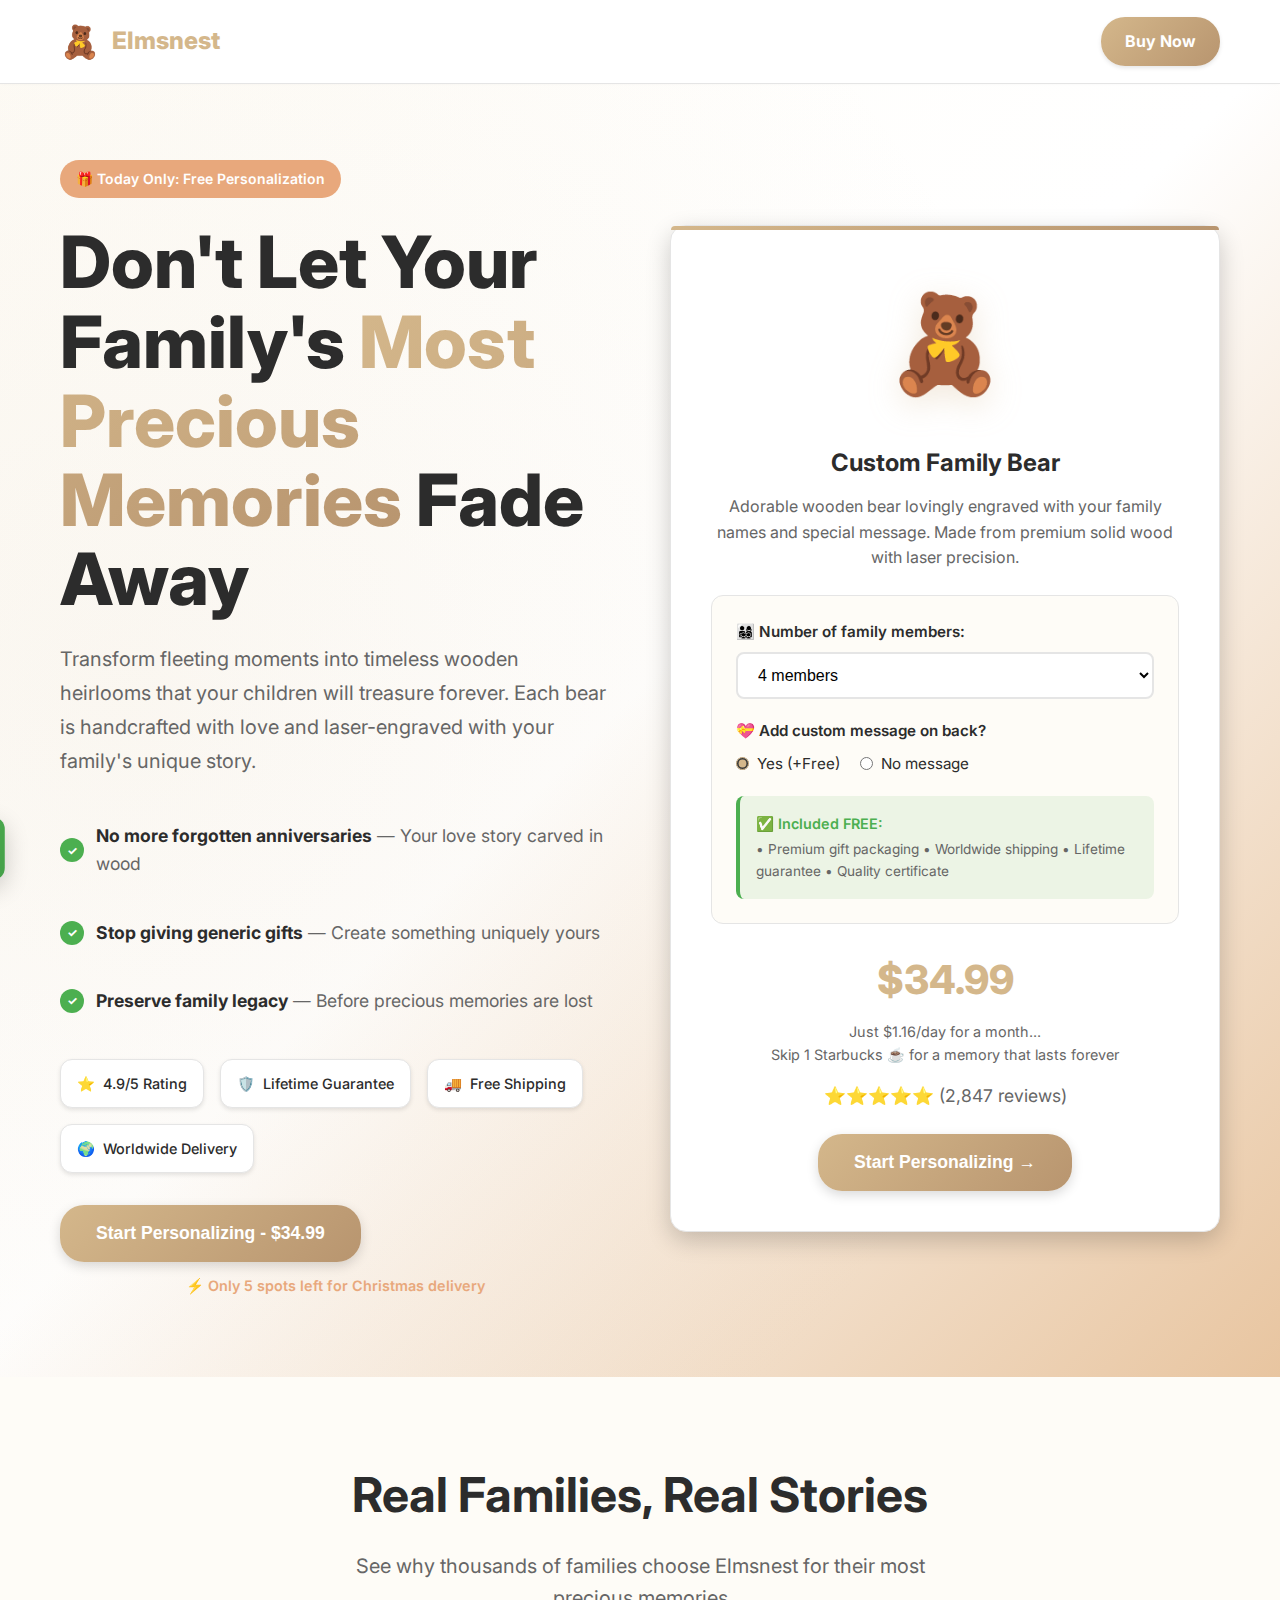
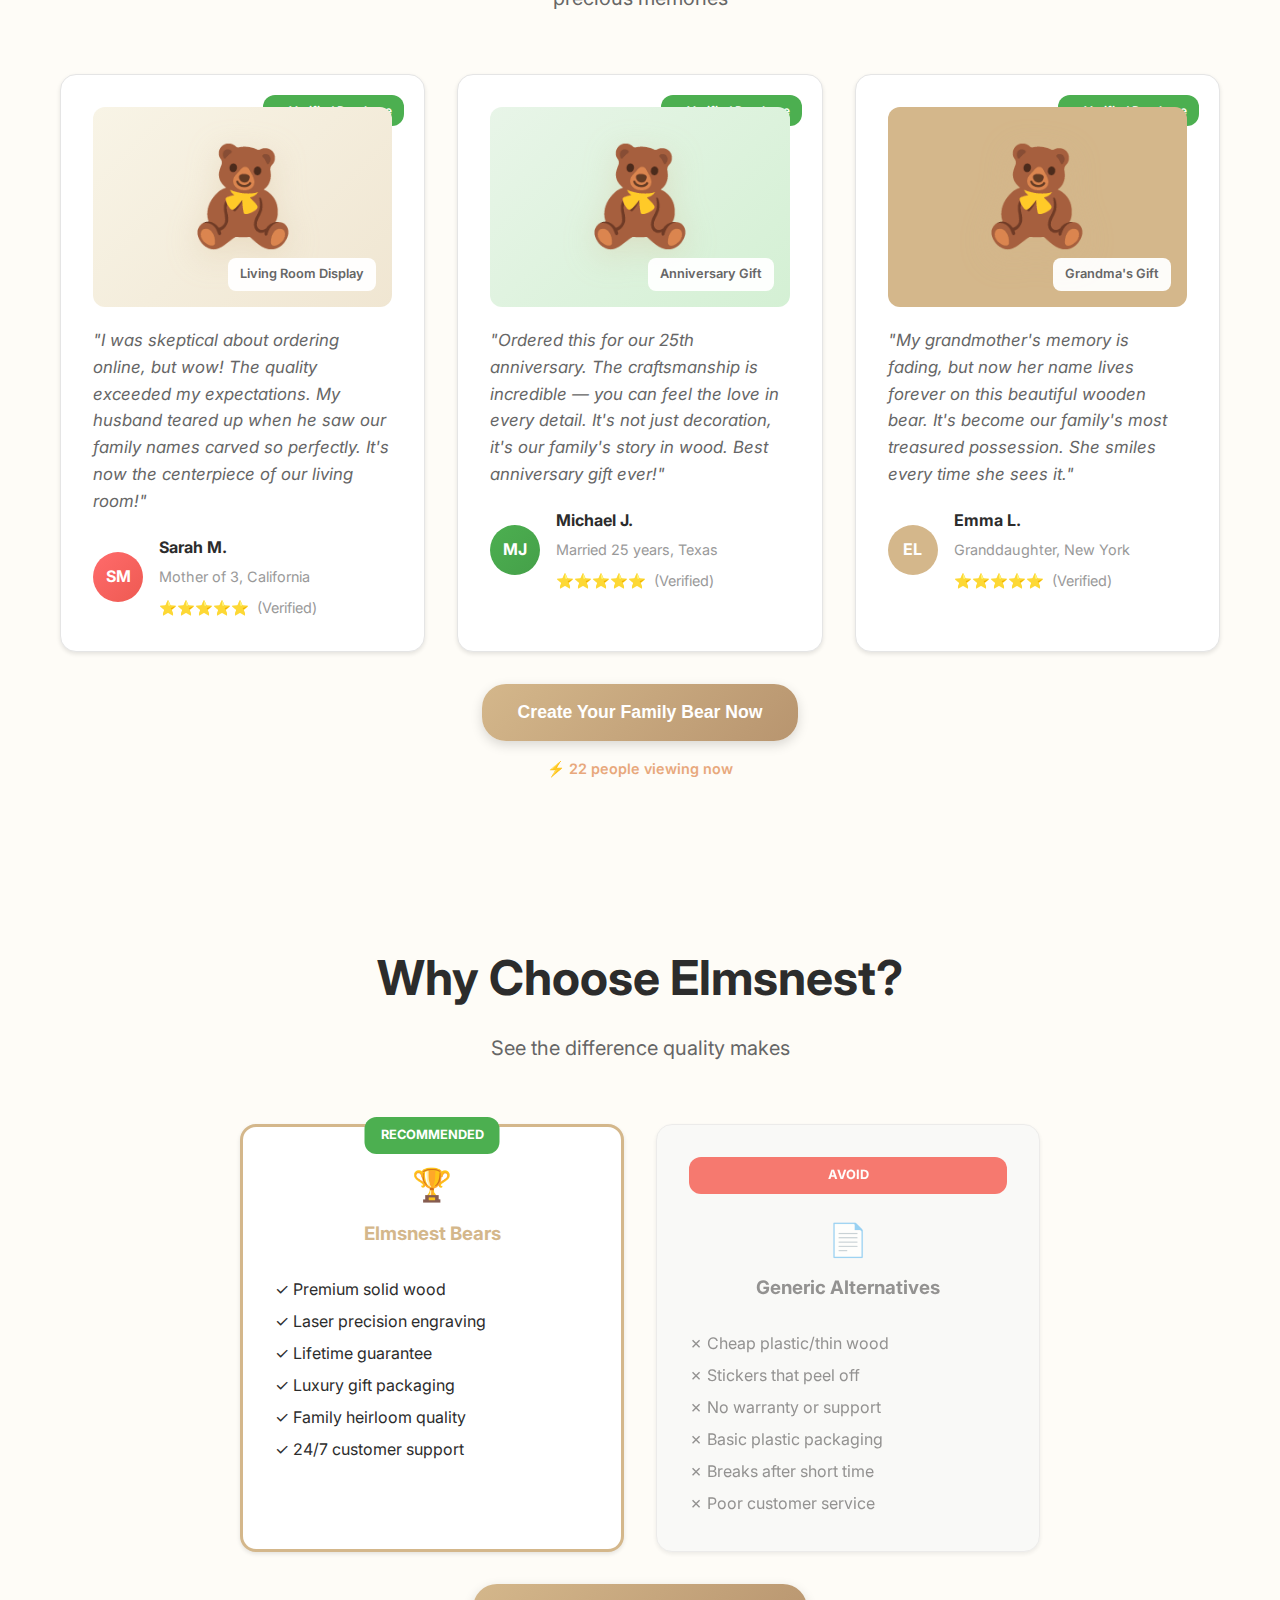
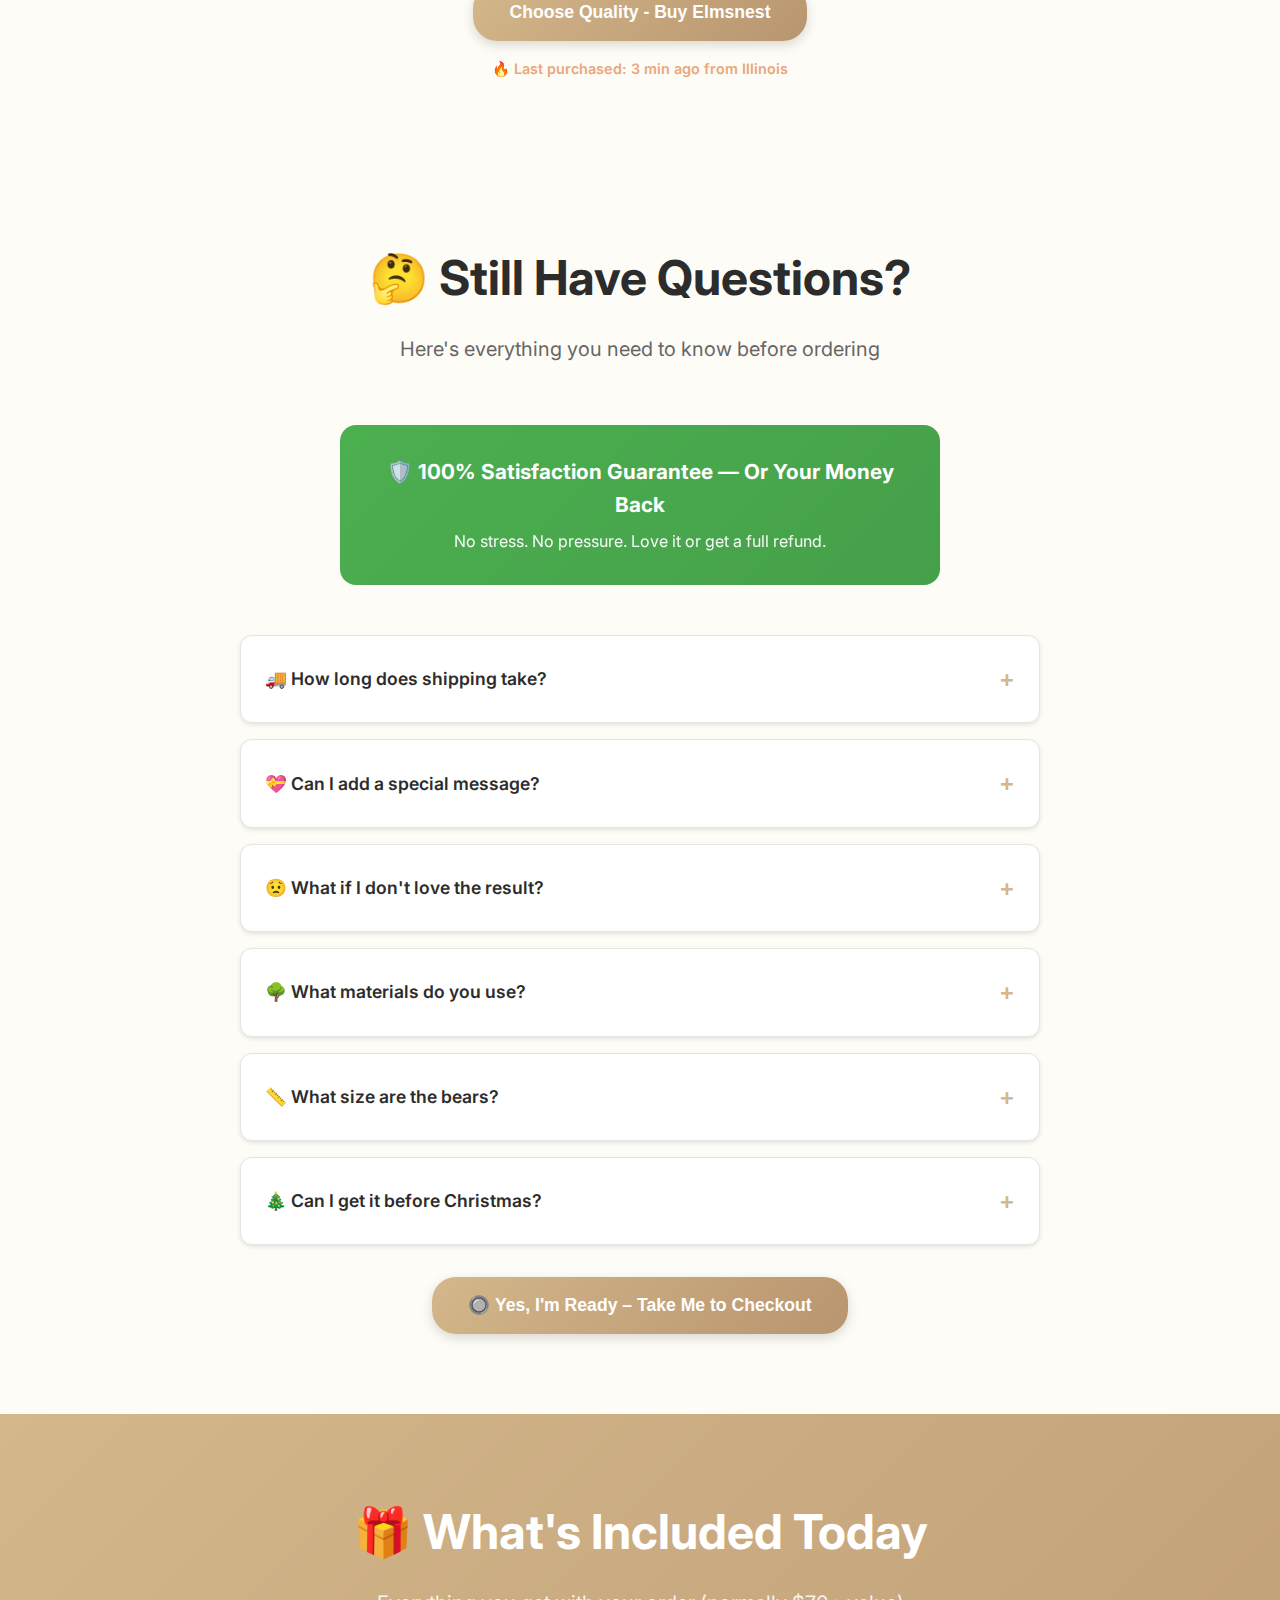
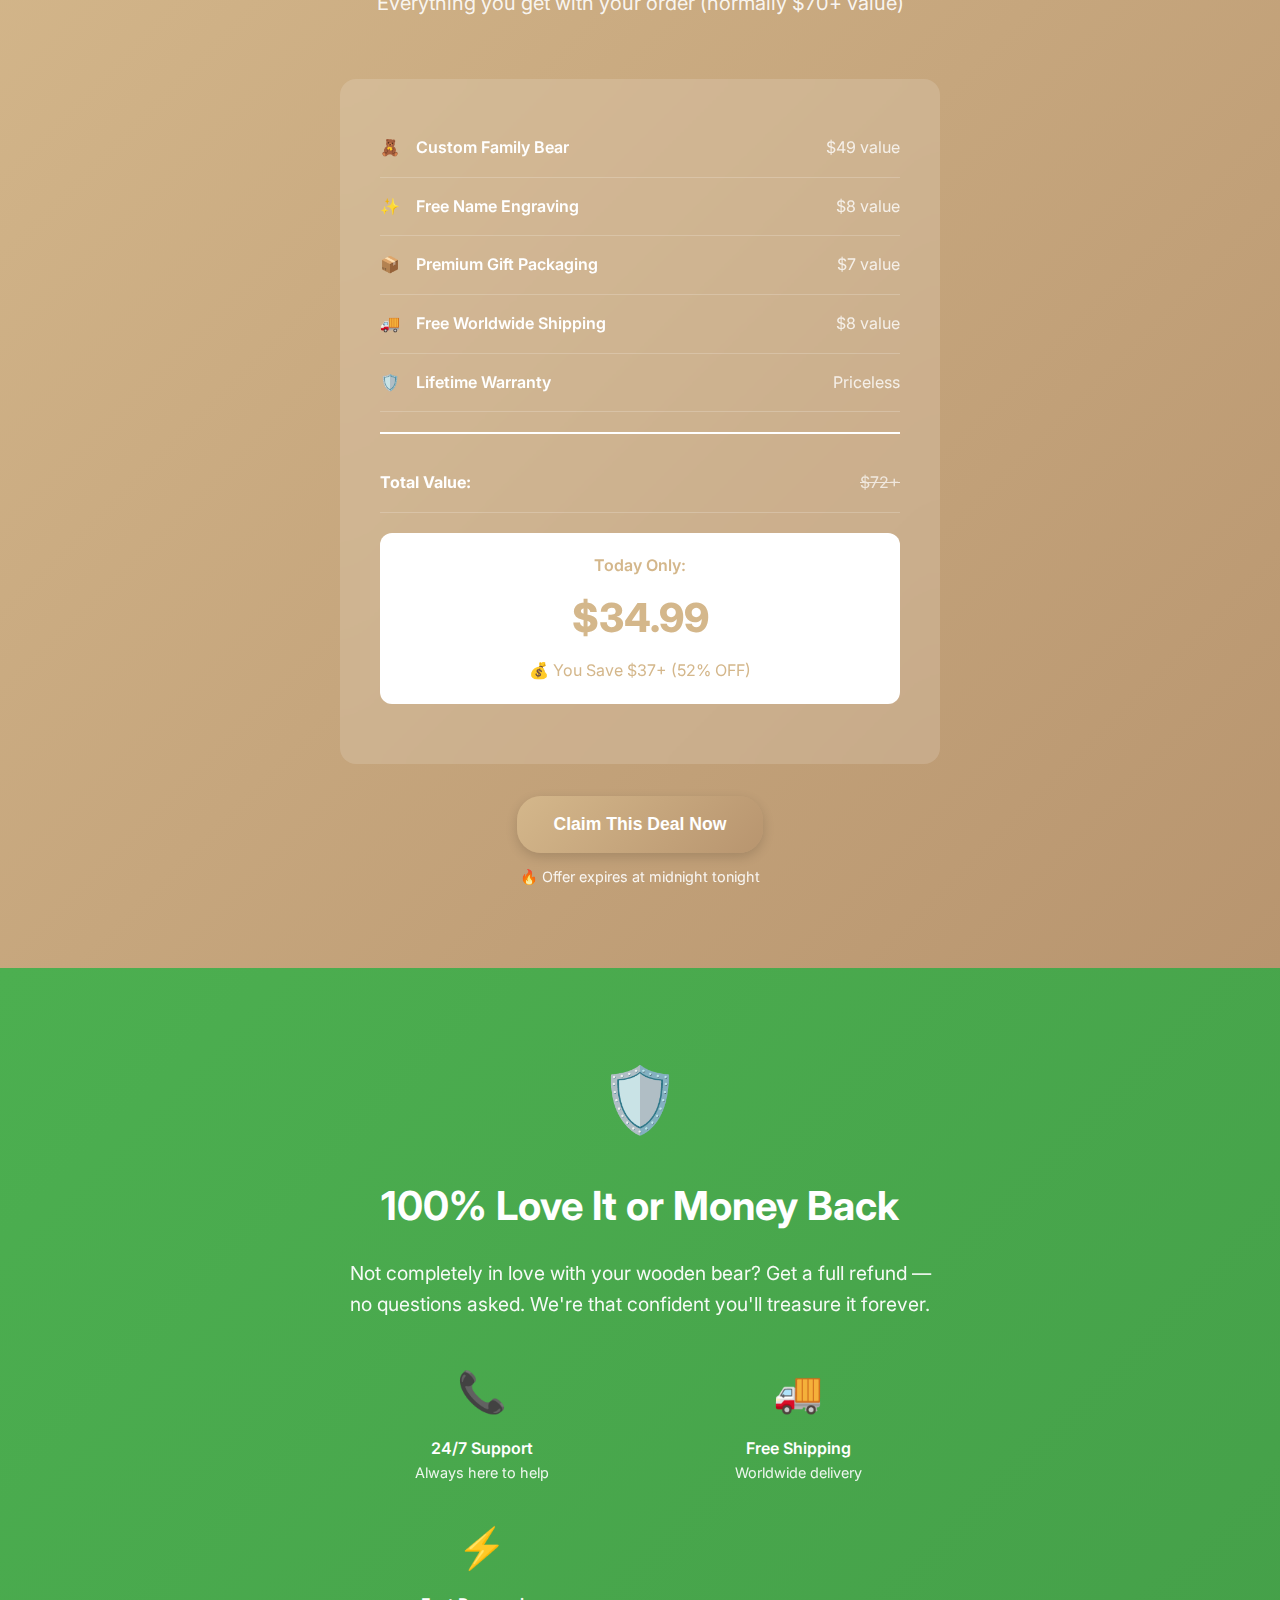
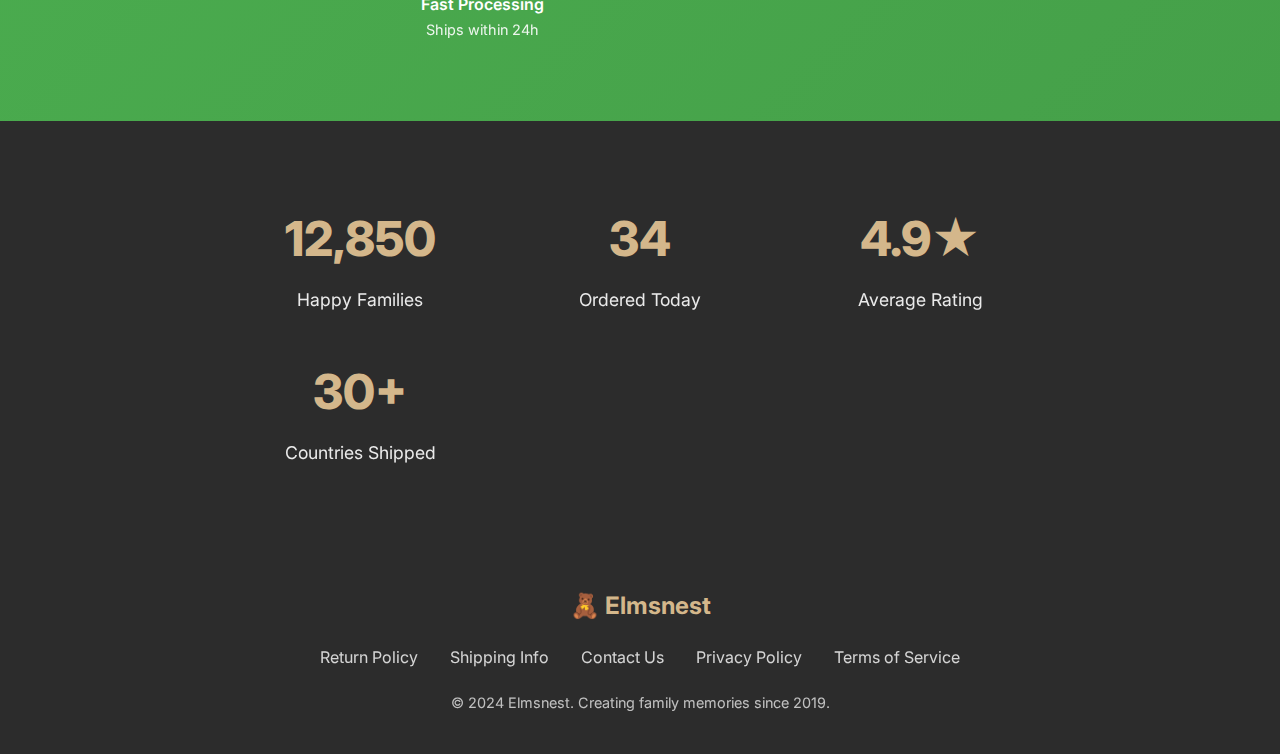
<file: elmsnest-improved.html>
<!DOCTYPE html>
<html lang="en">
<head>
    <meta charset="UTF-8">
    <meta name="viewport" content="width=device-width, initial-scale=1.0">
    <title>Elmsnest - Personalized Wooden Family Bears | Preserve Your Family Legacy</title>
    <meta name="description" content="Transform precious family memories into beautiful handcrafted wooden bears. Premium quality, laser engraving, lifetime guarantee, free shipping worldwide.">
    <meta property="og:title" content="Elmsnest - Personalized Wooden Family Bears">
    <meta property="og:description" content="Don't let your family's most precious memories fade away. Transform fleeting moments into timeless wooden heirlooms.">
    <meta property="og:image" content="https://elmsnest.com/og-image.jpg">
    <meta property="og:type" content="website">
    <link rel="preconnect" href="https://fonts.googleapis.com">
    <link rel="preconnect" href="https://fonts.gstatic.com" crossorigin>
    <link href="https://fonts.googleapis.com/css2?family=Inter:wght@400;500;600;700;800&display=swap" rel="stylesheet">
    <style>
        :root {
            --primary: #D4B78B;
            --primary-dark: #B8956F;
            --secondary: #E8C5A0;
            --accent: #E8A87C;
            --success: #4CAF50;
            --warning: #FF9800;
            --error: #F44336;
            --background: #FEFCF7;
            --surface: #FFFFFF;
            --text-primary: #2C2C2C;
            --text-secondary: #666666;
            --text-light: #999999;
            --border: #E5E5E5;
            --shadow-sm: 0 2px 4px rgba(0,0,0,0.1);
            --shadow-md: 0 4px 12px rgba(0,0,0,0.15);
            --shadow-lg: 0 8px 24px rgba(0,0,0,0.2);
            --radius-sm: 8px;
            --radius-md: 12px;
            --radius-lg: 16px;
            --radius-xl: 24px;
            --container-width: 1200px;
            --section-padding: 80px;
        }

        * {
            margin: 0;
            padding: 0;
            box-sizing: border-box;
        }

        body {
            font-family: 'Inter', -apple-system, BlinkMacSystemFont, 'Segoe UI', sans-serif;
            line-height: 1.6;
            color: var(--text-primary);
            background: var(--background);
            overflow-x: hidden;
        }

        .container {
            max-width: var(--container-width);
            margin: 0 auto;
            padding: 0 20px;
        }

        /* Animations */
        @keyframes fadeInUp {
            from {
                opacity: 0;
                transform: translateY(30px);
            }
            to {
                opacity: 1;
                transform: translateY(0);
            }
        }

        @keyframes pulse {
            0%, 100% { transform: scale(1); }
            50% { transform: scale(1.05); }
        }

        @keyframes float {
            0%, 100% { transform: translateY(0px); }
            50% { transform: translateY(-10px); }
        }

        @keyframes shimmer {
            0% { background-position: -200px 0; }
            100% { background-position: calc(200px + 100%) 0; }
        }

        .animate-fade-in {
            animation: fadeInUp 0.8s ease-out;
        }

        .animate-pulse {
            animation: pulse 2s infinite;
        }

        .animate-float {
            animation: float 3s ease-in-out infinite;
        }

        /* Header */
        .header {
            position: fixed;
            top: 0;
            left: 0;
            right: 0;
            background: var(--surface);
            backdrop-filter: blur(20px);
            border-bottom: 1px solid var(--border);
            z-index: 1000;
            padding: 16px 0;
            transition: all 0.3s ease;
        }

        .header.scrolled {
            box-shadow: var(--shadow-md);
        }

        .header-content {
            display: flex;
            justify-content: space-between;
            align-items: center;
        }

        .logo {
            display: flex;
            align-items: center;
            gap: 12px;
            font-size: 24px;
            font-weight: 800;
            color: var(--primary);
            text-decoration: none;
        }

        .logo-icon {
            font-size: 32px;
            animation: float 3s ease-in-out infinite;
        }

        .cta-header {
            background: linear-gradient(135deg, var(--primary), var(--primary-dark));
            color: white;
            padding: 12px 24px;
            border-radius: var(--radius-xl);
            text-decoration: none;
            font-weight: 700;
            transition: all 0.3s ease;
            box-shadow: var(--shadow-sm);
        }

        .cta-header:hover {
            transform: translateY(-2px);
            box-shadow: var(--shadow-md);
        }

        /* Sticky Bar */
        .sticky-bar {
            position: fixed;
            top: 80px;
            left: 0;
            right: 0;
            background: linear-gradient(135deg, var(--accent), var(--primary));
            color: white;
            text-align: center;
            padding: 12px 20px;
            z-index: 999;
            transform: translateY(-100%);
            transition: transform 0.3s ease;
            box-shadow: var(--shadow-sm);
        }

        .sticky-bar.show {
            transform: translateY(0);
        }

        .sticky-bar button {
            background: none;
            border: none;
            color: white;
            margin-left: 20px;
            cursor: pointer;
            font-size: 18px;
            opacity: 0.8;
            transition: opacity 0.3s ease;
        }

        .sticky-bar button:hover {
            opacity: 1;
        }

        /* Hero Section */
        .hero {
            background: linear-gradient(135deg, var(--background) 0%, var(--surface) 50%, var(--secondary) 100%);
            padding: 160px 0 var(--section-padding);
            min-height: 100vh;
            display: flex;
            align-items: center;
            position: relative;
            overflow: hidden;
        }

        .hero::before {
            content: '';
            position: absolute;
            top: 0;
            left: -50%;
            width: 200%;
            height: 100%;
            background: radial-gradient(circle at 30% 50%, rgba(212, 183, 139, 0.1) 0%, transparent 50%);
            animation: float 6s ease-in-out infinite;
        }

        .hero-grid {
            display: grid;
            grid-template-columns: 1fr 1fr;
            gap: 60px;
            align-items: center;
            position: relative;
            z-index: 1;
        }

        .hero-content {
            animation: fadeInUp 0.8s ease-out;
        }

        .badge {
            display: inline-flex;
            align-items: center;
            gap: 8px;
            background: var(--accent);
            color: white;
            padding: 8px 16px;
            border-radius: var(--radius-xl);
            font-size: 14px;
            font-weight: 600;
            margin-bottom: 24px;
            animation: pulse 2s infinite;
        }

        .hero-title {
            font-size: clamp(2.5rem, 6vw, 4.5rem);
            font-weight: 800;
            line-height: 1.1;
            margin-bottom: 24px;
            color: var(--text-primary);
        }

        .hero-title .highlight {
            background: linear-gradient(135deg, var(--primary), var(--primary-dark));
            -webkit-background-clip: text;
            -webkit-text-fill-color: transparent;
            background-clip: text;
        }

        .hero-subtitle {
            font-size: 1.25rem;
            color: var(--text-secondary);
            margin-bottom: 32px;
            line-height: 1.7;
        }

        .benefits-list {
            margin-bottom: 32px;
        }

        .benefit-item {
            display: flex;
            align-items: center;
            gap: 12px;
            margin-bottom: 16px;
            padding: 12px 0;
        }

        .benefit-icon {
            width: 24px;
            height: 24px;
            background: var(--success);
            border-radius: 50%;
            display: flex;
            align-items: center;
            justify-content: center;
            color: white;
            font-size: 12px;
            font-weight: 700;
            flex-shrink: 0;
        }

        .benefit-text {
            font-size: 1.1rem;
            color: var(--text-secondary);
        }

        .benefit-text strong {
            color: var(--text-primary);
        }

        .trust-indicators {
            display: flex;
            gap: 16px;
            margin-bottom: 32px;
            flex-wrap: wrap;
        }

        .trust-badge {
            display: flex;
            align-items: center;
            gap: 8px;
            background: var(--surface);
            padding: 12px 16px;
            border-radius: var(--radius-md);
            box-shadow: var(--shadow-sm);
            font-size: 0.9rem;
            font-weight: 500;
            border: 1px solid var(--border);
        }

        .cta-primary {
            display: inline-block;
            background: linear-gradient(135deg, var(--primary), var(--primary-dark));
            color: white;
            padding: 18px 36px;
            border-radius: var(--radius-xl);
            text-decoration: none;
            font-weight: 700;
            font-size: 1.1rem;
            transition: all 0.3s ease;
            box-shadow: var(--shadow-md);
            border: none;
            cursor: pointer;
        }

        .cta-primary:hover {
            transform: translateY(-2px);
            box-shadow: var(--shadow-lg);
        }

        .urgency-text {
            font-size: 0.9rem;
            color: var(--accent);
            font-weight: 600;
            margin-top: 12px;
            text-align: center;
        }

        /* Product Card */
        .product-showcase {
            background: var(--surface);
            border-radius: var(--radius-lg);
            padding: 40px;
            box-shadow: var(--shadow-lg);
            text-align: center;
            border: 1px solid var(--border);
            position: relative;
            animation: fadeInUp 0.8s ease-out 0.2s both;
        }

        .product-showcase::before {
            content: '';
            position: absolute;
            top: 0;
            left: 0;
            right: 0;
            height: 4px;
            background: linear-gradient(135deg, var(--primary), var(--primary-dark));
            border-radius: var(--radius-lg) var(--radius-lg) 0 0;
        }

        .product-icon {
            font-size: 6rem;
            margin-bottom: 24px;
            filter: drop-shadow(0 8px 16px rgba(212, 183, 139, 0.3));
            animation: float 3s ease-in-out infinite;
        }

        .product-title {
            font-size: 1.5rem;
            font-weight: 700;
            color: var(--text-primary);
            margin-bottom: 12px;
        }

        .product-description {
            color: var(--text-secondary);
            margin-bottom: 24px;
            line-height: 1.6;
        }

        .customization-panel {
            background: var(--background);
            padding: 24px;
            border-radius: var(--radius-md);
            margin: 24px 0;
            text-align: left;
            border: 1px solid var(--border);
        }

        .form-group {
            margin-bottom: 20px;
        }

        .form-label {
            display: block;
            font-weight: 600;
            color: var(--text-primary);
            margin-bottom: 8px;
            font-size: 0.95rem;
        }

        .form-select {
            width: 100%;
            padding: 12px 16px;
            border: 2px solid var(--border);
            border-radius: var(--radius-sm);
            font-size: 1rem;
            background: var(--surface);
            transition: border-color 0.3s ease;
        }

        .form-select:focus {
            outline: none;
            border-color: var(--primary);
        }

        .radio-group {
            display: flex;
            gap: 20px;
        }

        .radio-option {
            display: flex;
            align-items: center;
            gap: 8px;
            cursor: pointer;
            font-size: 0.95rem;
        }

        .radio-option input[type="radio"] {
            accent-color: var(--primary);
        }

        .included-features {
            background: rgba(76, 175, 80, 0.1);
            padding: 16px;
            border-radius: var(--radius-sm);
            border-left: 4px solid var(--success);
            margin-top: 16px;
        }

        .included-title {
            font-size: 0.9rem;
            color: var(--success);
            font-weight: 600;
            margin-bottom: 4px;
        }

        .included-list {
            font-size: 0.85rem;
            color: var(--text-secondary);
        }

        .price-section {
            margin: 24px 0;
        }

        .price {
            font-size: 2.5rem;
            font-weight: 800;
            color: var(--primary);
            margin-bottom: 8px;
        }

        .price-context {
            font-size: 0.9rem;
            color: var(--text-secondary);
            margin-bottom: 16px;
        }

        .rating {
            color: #FFD700;
            font-size: 1.1rem;
            margin-bottom: 16px;
        }

        /* Sections */
        .section {
            padding: var(--section-padding) 0;
        }

        .section-header {
            text-align: center;
            margin-bottom: 60px;
        }

        .section-title {
            font-size: clamp(2rem, 4vw, 3rem);
            font-weight: 700;
            color: var(--text-primary);
            margin-bottom: 16px;
        }

        .section-subtitle {
            font-size: 1.25rem;
            color: var(--text-secondary);
            max-width: 600px;
            margin: 0 auto;
        }

        .grid {
            display: grid;
            gap: 32px;
        }

        .grid-2 {
            grid-template-columns: repeat(auto-fit, minmax(300px, 1fr));
        }

        .grid-3 {
            grid-template-columns: repeat(auto-fit, minmax(280px, 1fr));
        }

        /* Cards */
        .card {
            background: var(--surface);
            padding: 32px;
            border-radius: var(--radius-lg);
            box-shadow: var(--shadow-sm);
            border: 1px solid var(--border);
            transition: all 0.3s ease;
            position: relative;
        }

        .card:hover {
            transform: translateY(-4px);
            box-shadow: var(--shadow-md);
        }

        .testimonial-card {
            position: relative;
        }

        .verified-badge {
            position: absolute;
            top: 20px;
            right: 20px;
            background: var(--success);
            color: white;
            padding: 6px 12px;
            border-radius: var(--radius-md);
            font-size: 0.75rem;
            font-weight: 600;
        }

        .customer-photo {
            width: 100%;
            height: 200px;
            border-radius: var(--radius-md);
            margin-bottom: 20px;
            display: flex;
            align-items: center;
            justify-content: center;
            position: relative;
            overflow: hidden;
        }

        .photo-label {
            position: absolute;
            bottom: 16px;
            right: 16px;
            background: rgba(255, 255, 255, 0.95);
            padding: 6px 12px;
            border-radius: var(--radius-sm);
            font-size: 0.8rem;
            color: var(--text-secondary);
            font-weight: 600;
        }

        .testimonial-text {
            font-style: italic;
            color: var(--text-secondary);
            margin-bottom: 20px;
            line-height: 1.6;
            font-size: 1.05rem;
        }

        .testimonial-author {
            display: flex;
            align-items: center;
            gap: 16px;
        }

        .author-avatar {
            width: 50px;
            height: 50px;
            border-radius: 50%;
            display: flex;
            align-items: center;
            justify-content: center;
            color: white;
            font-weight: 700;
            font-size: 1rem;
        }

        .author-info {
            flex: 1;
        }

        .author-name {
            font-weight: 700;
            color: var(--text-primary);
            margin-bottom: 4px;
        }

        .author-details {
            font-size: 0.9rem;
            color: var(--text-light);
            margin-bottom: 8px;
        }

        .author-rating {
            display: flex;
            align-items: center;
            gap: 8px;
            font-size: 0.9rem;
        }

        /* FAQ Section */
        .faq-item {
            background: var(--surface);
            border-radius: var(--radius-md);
            margin-bottom: 16px;
            box-shadow: var(--shadow-sm);
            border: 1px solid var(--border);
            overflow: hidden;
        }

        .faq-question {
            padding: 24px;
            cursor: pointer;
            display: flex;
            justify-content: space-between;
            align-items: center;
            font-size: 1.1rem;
            font-weight: 600;
            color: var(--text-primary);
            transition: background-color 0.3s ease;
        }

        .faq-question:hover {
            background: var(--background);
        }

        .faq-icon {
            font-size: 1.5rem;
            color: var(--primary);
            transition: transform 0.3s ease;
        }

        .faq-answer {
            max-height: 0;
            overflow: hidden;
            transition: max-height 0.3s ease;
        }

        .faq-answer-content {
            padding: 0 24px 24px;
            color: var(--text-secondary);
            line-height: 1.6;
        }

        /* Special Sections */
        .guarantee-section {
            background: linear-gradient(135deg, var(--success), #45a049);
            color: white;
            text-align: center;
        }

        .value-stack {
            background: linear-gradient(135deg, var(--primary), var(--primary-dark));
            color: white;
            text-align: center;
        }

        .value-container {
            background: rgba(255, 255, 255, 0.15);
            border-radius: var(--radius-lg);
            padding: 40px;
            max-width: 600px;
            margin: 0 auto;
            backdrop-filter: blur(10px);
        }

        .value-item {
            display: flex;
            justify-content: space-between;
            align-items: center;
            padding: 16px 0;
            border-bottom: 1px solid rgba(255, 255, 255, 0.2);
        }

        .value-item:last-child {
            border-bottom: none;
        }

        .value-description {
            display: flex;
            align-items: center;
            gap: 16px;
            font-weight: 600;
        }

        .value-price {
            opacity: 0.8;
        }

        .total-section {
            border-top: 2px solid white;
            padding-top: 20px;
            margin-top: 20px;
        }

        .savings-highlight {
            background: white;
            color: var(--primary);
            padding: 20px;
            border-radius: var(--radius-md);
            margin: 20px 0;
        }

        /* Social Proof */
        .social-proof {
            background: var(--text-primary);
            color: white;
            text-align: center;
        }

        .stats-grid {
            display: grid;
            grid-template-columns: repeat(auto-fit, minmax(200px, 1fr));
            gap: 40px;
            max-width: 800px;
            margin: 0 auto;
        }

        .stat-item {
            text-align: center;
        }

        .stat-number {
            font-size: 3rem;
            font-weight: 800;
            color: var(--primary);
            margin-bottom: 8px;
        }

        .stat-label {
            font-size: 1.1rem;
            opacity: 0.9;
        }

        /* Footer */
        .footer {
            background: var(--text-primary);
            color: white;
            text-align: center;
            padding: 40px 0;
        }

        .footer-links {
            display: flex;
            justify-content: center;
            gap: 32px;
            margin: 20px 0;
            flex-wrap: wrap;
        }

        .footer-link {
            color: white;
            text-decoration: none;
            opacity: 0.8;
            transition: opacity 0.3s ease;
        }

        .footer-link:hover {
            opacity: 1;
        }

        .footer-copyright {
            font-size: 0.9rem;
            opacity: 0.7;
        }

        /* Mobile CTA */
        .mobile-cta {
            position: fixed;
            bottom: 0;
            left: 0;
            right: 0;
            background: linear-gradient(135deg, var(--primary), var(--primary-dark));
            padding: 16px 20px;
            z-index: 1000;
            box-shadow: 0 -4px 20px rgba(0,0,0,0.2);
            transform: translateY(100%);
            transition: transform 0.3s ease;
            display: none;
        }

        .mobile-cta.show {
            transform: translateY(0);
        }

        .mobile-cta-content {
            display: flex;
            align-items: center;
            justify-content: space-between;
            max-width: 400px;
            margin: 0 auto;
        }

        .mobile-cta-info {
            color: white;
        }

        .mobile-cta-price {
            font-weight: 700;
            font-size: 1.1rem;
        }

        .mobile-cta-details {
            font-size: 0.8rem;
            opacity: 0.9;
        }

        .mobile-cta-button {
            background: white;
            color: var(--primary);
            padding: 12px 24px;
            border-radius: var(--radius-xl);
            text-decoration: none;
            font-weight: 700;
            transition: all 0.3s ease;
        }

        .mobile-cta-button:hover {
            transform: scale(1.05);
        }

        /* Live Activity Notification */
        .live-notification {
            position: fixed;
            bottom: 20px;
            left: 20px;
            background: linear-gradient(135deg, var(--success), #45a049);
            color: white;
            padding: 16px 20px;
            border-radius: var(--radius-md);
            box-shadow: var(--shadow-lg);
            z-index: 1000;
            font-size: 0.9rem;
            max-width: 320px;
            transform: translateX(-120%);
            transition: transform 0.3s ease;
        }

        .live-notification.show {
            transform: translateX(0);
        }

        .notification-content {
            display: flex;
            align-items: center;
            gap: 12px;
        }

        .notification-icon {
            font-size: 1.2rem;
        }

        .notification-text {
            flex: 1;
        }

        .notification-title {
            font-weight: 600;
            margin-bottom: 2px;
        }

        .notification-time {
            font-size: 0.8rem;
            opacity: 0.9;
        }

        /* Responsive Design */
        @media (max-width: 768px) {
            :root {
                --section-padding: 60px;
            }

            .hero {
                padding: 120px 0 60px;
                text-align: center;
            }

            .hero-grid {
                grid-template-columns: 1fr;
                gap: 40px;
            }

            .hero-title {
                font-size: 2.5rem;
            }

            .trust-indicators {
                justify-content: center;
            }

            .trust-badge {
                font-size: 0.8rem;
                padding: 10px 14px;
            }

            .product-showcase {
                padding: 24px;
            }

            .customization-panel {
                padding: 20px;
            }

            .radio-group {
                flex-direction: column;
                gap: 12px;
            }

            .grid-2,
            .grid-3 {
                grid-template-columns: 1fr;
            }

            .stats-grid {
                grid-template-columns: 1fr;
                gap: 24px;
            }

            .footer-links {
                flex-direction: column;
                gap: 16px;
            }

            .mobile-cta {
                display: block;
            }
        }

        @media (max-width: 480px) {
            .container {
                padding: 0 16px;
            }

            .hero-title {
                font-size: 2rem;
            }

            .section-title {
                font-size: 2rem;
            }

            .card {
                padding: 24px;
            }

            .value-container {
                padding: 24px;
            }
        }

        /* Utility Classes */
        .text-center { text-align: center; }
        .text-left { text-align: left; }
        .text-right { text-align: right; }
        .font-bold { font-weight: 700; }
        .font-semibold { font-weight: 600; }
        .text-primary { color: var(--text-primary); }
        .text-secondary { color: var(--text-secondary); }
        .text-light { color: var(--text-light); }
        .bg-primary { background: var(--primary); }
        .bg-success { background: var(--success); }
        .mb-0 { margin-bottom: 0; }
        .mb-1 { margin-bottom: 8px; }
        .mb-2 { margin-bottom: 16px; }
        .mb-3 { margin-bottom: 24px; }
        .mb-4 { margin-bottom: 32px; }
        .mt-0 { margin-top: 0; }
        .mt-1 { margin-top: 8px; }
        .mt-2 { margin-top: 16px; }
        .mt-3 { margin-top: 24px; }
        .mt-4 { margin-top: 32px; }
    </style>
</head>
<body>
    <!-- Header -->
    <header class="header" id="header">
        <div class="container">
            <div class="header-content">
                <a href="#" class="logo">
                    <span class="logo-icon">🧸</span>
                    <span>Elmsnest</span>
                </a>
                <a href="#buy" class="cta-header">Buy Now</a>
            </div>
        </div>
    </header>

    <!-- Sticky Offer Bar -->
    <div id="sticky-bar" class="sticky-bar">
        🔥 <span id="timer">20% OFF Ends Tonight</span> + Free Gift Box - Limited Time! 🎁
        <button onclick="closeStickyBar()" aria-label="Close offer">✕</button>
    </div>

    <!-- Hero Section -->
    <section class="hero">
        <div class="container">
            <div class="hero-grid">
                <div class="hero-content">
                    <div class="badge">
                        🎁 Today Only: Free Personalization
                    </div>
                    
                    <h1 class="hero-title">
                        Don't Let Your Family's 
                        <span class="highlight">Most Precious Memories</span> 
                        Fade Away
                    </h1>
                    
                    <p class="hero-subtitle">
                        Transform fleeting moments into timeless wooden heirlooms that your children will treasure forever. Each bear is handcrafted with love and laser-engraved with your family's unique story.
                    </p>
                    
                    <div class="benefits-list">
                        <div class="benefit-item">
                            <span class="benefit-icon">✓</span>
                            <span class="benefit-text">
                                <strong>No more forgotten anniversaries</strong> — Your love story carved in wood
                            </span>
                        </div>
                        <div class="benefit-item">
                            <span class="benefit-icon">✓</span>
                            <span class="benefit-text">
                                <strong>Stop giving generic gifts</strong> — Create something uniquely yours
                            </span>
                        </div>
                        <div class="benefit-item">
                            <span class="benefit-icon">✓</span>
                            <span class="benefit-text">
                                <strong>Preserve family legacy</strong> — Before precious memories are lost
                            </span>
                        </div>
                    </div>

                    <div class="trust-indicators">
                        <div class="trust-badge">
                            <span>⭐</span>
                            <span>4.9/5 Rating</span>
                        </div>
                        <div class="trust-badge">
                            <span>🛡️</span>
                            <span>Lifetime Guarantee</span>
                        </div>
                        <div class="trust-badge">
                            <span>🚚</span>
                            <span>Free Shipping</span>
                        </div>
                        <div class="trust-badge">
                            <span>🌍</span>
                            <span>Worldwide Delivery</span>
                        </div>
                    </div>

                    <button class="cta-primary" onclick="scrollToProduct()">
                        Start Personalizing - $34.99
                    </button>
                    
                    <div class="urgency-text">
                        ⚡ Only <span id="urgency-count">3</span> spots left for Christmas delivery
                    </div>
                </div>

                <div class="product-showcase" id="buy">
                    <div class="product-icon animate-float">🧸</div>
                    
                    <h3 class="product-title">Custom Family Bear</h3>
                    <p class="product-description">
                        Adorable wooden bear lovingly engraved with your family names and special message. Made from premium solid wood with laser precision.
                    </p>
                    
                    <div class="customization-panel">
                        <div class="form-group">
                            <label class="form-label">👨‍👩‍👧‍👦 Number of family members:</label>
                            <select class="form-select" id="family-size">
                                <option value="2">2 members</option>
                                <option value="3">3 members</option>
                                <option value="4" selected>4 members</option>
                                <option value="5">5 members</option>
                                <option value="6">6 members</option>
                                <option value="7">7+ members</option>
                            </select>
                        </div>
                        
                        <div class="form-group">
                            <label class="form-label">💝 Add custom message on back?</label>
                            <div class="radio-group">
                                <label class="radio-option">
                                    <input type="radio" name="message" value="yes" checked>
                                    <span>Yes (+Free)</span>
                                </label>
                                <label class="radio-option">
                                    <input type="radio" name="message" value="no">
                                    <span>No message</span>
                                </label>
                            </div>
                        </div>
                        
                        <div class="included-features">
                            <div class="included-title">✅ Included FREE:</div>
                            <div class="included-list">
                                • Premium gift packaging • Worldwide shipping • Lifetime guarantee • Quality certificate
                            </div>
                        </div>
                    </div>
                    
                    <div class="price-section">
                        <div class="price">$34.99</div>
                        <div class="price-context">
                            Just $1.16/day for a month...<br>
                            Skip 1 Starbucks ☕ for a memory that lasts forever
                        </div>
                        <div class="rating">
                            ⭐⭐⭐⭐⭐ <span class="text-secondary">(2,847 reviews)</span>
                        </div>
                    </div>
                    
                    <button class="cta-primary" onclick="startCustomization()">
                        Start Personalizing →
                    </button>
                </div>
            </div>
        </div>
    </section>

    <!-- Testimonials Section -->
    <section class="section" style="background: var(--background);">
        <div class="container">
            <div class="section-header">
                <h2 class="section-title">Real Families, Real Stories</h2>
                <p class="section-subtitle">
                    See why thousands of families choose Elmsnest for their most precious memories
                </p>
            </div>
            
            <div class="grid grid-3">
                <div class="card testimonial-card">
                    <div class="verified-badge">✓ Verified Purchase</div>
                    
                    <div class="customer-photo" style="background: linear-gradient(135deg, #f8f4e6, #f0e6d2);">
                        <div class="product-icon">🧸</div>
                        <div class="photo-label">Living Room Display</div>
                    </div>
                    
                    <p class="testimonial-text">
                        "I was skeptical about ordering online, but wow! The quality exceeded my expectations. My husband teared up when he saw our family names carved so perfectly. It's now the centerpiece of our living room!"
                    </p>
                    
                    <div class="testimonial-author">
                        <div class="author-avatar" style="background: linear-gradient(135deg, #ff6b6b, #ee5a52);">
                            SM
                        </div>
                        <div class="author-info">
                            <div class="author-name">Sarah M.</div>
                            <div class="author-details">Mother of 3, California</div>
                            <div class="author-rating">
                                <span>⭐⭐⭐⭐⭐</span>
                                <span class="text-light">(Verified)</span>
                            </div>
                        </div>
                    </div>
                </div>
                
                <div class="card testimonial-card">
                    <div class="verified-badge">✓ Verified Purchase</div>
                    
                    <div class="customer-photo" style="background: linear-gradient(135deg, #e8f5e8, #d4f0d4);">
                        <div class="product-icon">🧸</div>
                        <div class="photo-label">Anniversary Gift</div>
                    </div>
                    
                    <p class="testimonial-text">
                        "Ordered this for our 25th anniversary. The craftsmanship is incredible — you can feel the love in every detail. It's not just decoration, it's our family's story in wood. Best anniversary gift ever!"
                    </p>
                    
                    <div class="testimonial-author">
                        <div class="author-avatar" style="background: linear-gradient(135deg, #4CAF50, #45a049);">
                            MJ
                        </div>
                        <div class="author-info">
                            <div class="author-name">Michael J.</div>
                            <div class="author-details">Married 25 years, Texas</div>
                            <div class="author-rating">
                                <span>⭐⭐⭐⭐⭐</span>
                                <span class="text-light">(Verified)</span>
                            </div>
                        </div>
                    </div>
                </div>
                
                <div class="card testimonial-card">
                    <div class="verified-badge">✓ Verified Purchase</div>
                    
                    <div class="customer-photo" style="background: var(--primary);">
                        <div class="product-icon" style="color: white;">🧸</div>
                        <div class="photo-label">Grandma's Gift</div>
                    </div>
                    
                    <p class="testimonial-text">
                        "My grandmother's memory is fading, but now her name lives forever on this beautiful wooden bear. It's become our family's most treasured possession. She smiles every time she sees it."
                    </p>
                    
                    <div class="testimonial-author">
                        <div class="author-avatar" style="background: var(--primary);">
                            EL
                        </div>
                        <div class="author-info">
                            <div class="author-name">Emma L.</div>
                            <div class="author-details">Granddaughter, New York</div>
                            <div class="author-rating">
                                <span>⭐⭐⭐⭐⭐</span>
                                <span class="text-light">(Verified)</span>
                            </div>
                        </div>
                    </div>
                </div>
            </div>
            
            <div class="text-center mt-4">
                <button class="cta-primary" onclick="scrollToProduct()">
                    Create Your Family Bear Now
                </button>
                <div class="urgency-text mt-2">
                    ⚡ <span id="viewers">23</span> people viewing now
                </div>
            </div>
        </div>
    </section>

    <!-- Comparison Section -->
    <section class="section">
        <div class="container">
            <div class="section-header">
                <h2 class="section-title">Why Choose Elmsnest?</h2>
                <p class="section-subtitle">
                    See the difference quality makes
                </p>
            </div>
            
            <div class="grid grid-2" style="max-width: 800px; margin: 0 auto;">
                <div class="card" style="border: 3px solid var(--primary); position: relative;">
                    <div style="background: var(--success); color: white; padding: 8px 16px; border-radius: var(--radius-md); font-size: 0.8rem; text-align: center; margin-bottom: 20px; position: absolute; top: -10px; left: 50%; transform: translateX(-50%); font-weight: 700;">
                        RECOMMENDED
                    </div>
                    
                    <div class="text-center mb-3">
                        <div style="font-size: 2rem; margin-bottom: 8px;">🏆</div>
                        <h3 style="color: var(--primary); font-weight: 700;">Elmsnest Bears</h3>
                    </div>
                    
                    <div style="line-height: 2;">
                        ✓ Premium solid wood<br>
                        ✓ Laser precision engraving<br>
                        ✓ Lifetime guarantee<br>
                        ✓ Luxury gift packaging<br>
                        ✓ Family heirloom quality<br>
                        ✓ 24/7 customer support
                    </div>
                </div>
                
                <div class="card" style="opacity: 0.7; background: #f8f8f8;">
                    <div style="background: var(--error); color: white; padding: 8px 16px; border-radius: var(--radius-md); font-size: 0.8rem; text-align: center; margin-bottom: 20px; font-weight: 700;">
                        AVOID
                    </div>
                    
                    <div class="text-center mb-3">
                        <div style="font-size: 2rem; margin-bottom: 8px;">📄</div>
                        <h3 style="color: #666; font-weight: 700;">Generic Alternatives</h3>
                    </div>
                    
                    <div style="line-height: 2; color: #666;">
                        ✗ Cheap plastic/thin wood<br>
                        ✗ Stickers that peel off<br>
                        ✗ No warranty or support<br>
                        ✗ Basic plastic packaging<br>
                        ✗ Breaks after short time<br>
                        ✗ Poor customer service
                    </div>
                </div>
            </div>
            
            <div class="text-center mt-4">
                <button class="cta-primary" onclick="scrollToProduct()">
                    Choose Quality - Buy Elmsnest
                </button>
                <div class="urgency-text mt-2">
                    🔥 Last purchased: <span id="last-purchase">2 min ago from Texas</span>
                </div>
            </div>
        </div>
    </section>

    <!-- FAQ Section -->
    <section class="section" style="background: var(--background);">
        <div class="container">
            <div class="section-header">
                <h2 class="section-title">🤔 Still Have Questions?</h2>
                <p class="section-subtitle">
                    Here's everything you need to know before ordering
                </p>
            </div>
            
            <div class="guarantee-section" style="margin-bottom: 50px; padding: 30px; border-radius: var(--radius-lg); max-width: 600px; margin-left: auto; margin-right: auto;">
                <div style="font-size: 1.3rem; font-weight: 700; margin-bottom: 8px;">
                    🛡️ 100% Satisfaction Guarantee — Or Your Money Back
                </div>
                <div style="font-size: 1rem; opacity: 0.95;">
                    No stress. No pressure. Love it or get a full refund.
                </div>
            </div>
            
            <div style="max-width: 800px; margin: 0 auto;">
                <div class="faq-item">
                    <div class="faq-question" onclick="toggleFAQ(this)">
                        <span>🚚 How long does shipping take?</span>
                        <span class="faq-icon">+</span>
                    </div>
                    <div class="faq-answer">
                        <div class="faq-answer-content">
                            Most orders arrive in 5–9 business days with free shipping worldwide. We also offer express shipping for urgent orders. Track your package every step of the way with our real-time updates.
                        </div>
                    </div>
                </div>

                <div class="faq-item">
                    <div class="faq-question" onclick="toggleFAQ(this)">
                        <span>💝 Can I add a special message?</span>
                        <span class="faq-icon">+</span>
                    </div>
                    <div class="faq-answer">
                        <div class="faq-answer-content">
                            Absolutely! You can include a heartfelt message on the back of your bear at no extra cost. Our artisans will laser-engrave it with the same precision as the names on the front.
                        </div>
                    </div>
                </div>

                <div class="faq-item">
                    <div class="faq-question" onclick="toggleFAQ(this)">
                        <span>😟 What if I don't love the result?</span>
                        <span class="faq-icon">+</span>
                    </div>
                    <div class="faq-answer">
                        <div class="faq-answer-content">
                            You're protected by our 100% Love It or Money Back Guarantee. If you're not completely satisfied, we'll make it right or provide a full refund. No questions asked, no hassle.
                        </div>
                    </div>
                </div>

                <div class="faq-item">
                    <div class="faq-question" onclick="toggleFAQ(this)">
                        <span>🌳 What materials do you use?</span>
                        <span class="faq-icon">+</span>
                    </div>
                    <div class="faq-answer">
                        <div class="faq-answer-content">
                            Each bear is crafted from premium solid hardwood and finished with food-safe, child-friendly coating. We use state-of-the-art laser engraving for crisp, permanent text that won't fade or wear off.
                        </div>
                    </div>
                </div>

                <div class="faq-item">
                    <div class="faq-question" onclick="toggleFAQ(this)">
                        <span>📏 What size are the bears?</span>
                        <span class="faq-icon">+</span>
                    </div>
                    <div class="faq-answer">
                        <div class="faq-answer-content">
                            Our family bears are the perfect display size at approximately 6 inches tall. This size beautifully showcases the engraving while fitting perfectly on mantels, shelves, or desks.
                        </div>
                    </div>
                </div>

                <div class="faq-item">
                    <div class="faq-question" onclick="toggleFAQ(this)">
                        <span>🎄 Can I get it before Christmas?</span>
                        <span class="faq-icon">+</span>
                    </div>
                    <div class="faq-answer">
                        <div class="faq-answer-content">
                            Yes! If you order within the next 48 hours, we guarantee Christmas delivery. We prioritize holiday orders and work with trusted shipping partners to ensure your gift arrives on time.
                        </div>
                    </div>
                </div>
            </div>
            
            <div class="text-center mt-4">
                <button class="cta-primary" onclick="scrollToProduct()">
                    🔘 Yes, I'm Ready – Take Me to Checkout
                </button>
            </div>
        </div>
    </section>

    <!-- Value Stack Section -->
    <section class="section value-stack">
        <div class="container">
            <div class="section-header">
                <h2 class="section-title" style="color: white;">🎁 What's Included Today</h2>
                <p class="section-subtitle" style="color: rgba(255,255,255,0.9);">
                    Everything you get with your order (normally $70+ value)
                </p>
            </div>
            
            <div class="value-container">
                <div class="value-item">
                    <div class="value-description">
                        <span>🧸</span>
                        <span>Custom Family Bear</span>
                    </div>
                    <span class="value-price">$49 value</span>
                </div>
                
                <div class="value-item">
                    <div class="value-description">
                        <span>✨</span>
                        <span>Free Name Engraving</span>
                    </div>
                    <span class="value-price">$8 value</span>
                </div>
                
                <div class="value-item">
                    <div class="value-description">
                        <span>📦</span>
                        <span>Premium Gift Packaging</span>
                    </div>
                    <span class="value-price">$7 value</span>
                </div>
                
                <div class="value-item">
                    <div class="value-description">
                        <span>🚚</span>
                        <span>Free Worldwide Shipping</span>
                    </div>
                    <span class="value-price">$8 value</span>
                </div>
                
                <div class="value-item">
                    <div class="value-description">
                        <span>🛡️</span>
                        <span>Lifetime Warranty</span>
                    </div>
                    <span class="value-price">Priceless</span>
                </div>
                
                <div class="total-section">
                    <div class="value-item">
                        <span style="font-weight: 700;">Total Value:</span>
                        <span style="text-decoration: line-through; opacity: 0.7;">$72+</span>
                    </div>
                    
                    <div class="savings-highlight">
                        <div style="font-size: 1rem; font-weight: 600; margin-bottom: 8px;">Today Only:</div>
                        <div style="font-size: 2.5rem; font-weight: 800;">$34.99</div>
                        <div style="font-size: 1rem; margin-top: 8px;">💰 You Save $37+ (52% OFF)</div>
                    </div>
                </div>
            </div>
            
            <div class="text-center mt-4">
                <button class="cta-primary" onclick="scrollToProduct()">
                    Claim This Deal Now
                </button>
                <div style="margin-top: 12px; font-size: 0.9rem; opacity: 0.9;">
                    🔥 Offer expires at midnight tonight
                </div>
            </div>
        </div>
    </section>

    <!-- Guarantee Section -->
    <section class="section guarantee-section">
        <div class="container">
            <div style="font-size: 4rem; margin-bottom: 24px;">🛡️</div>
            <h2 style="font-size: 2.5rem; font-weight: 700; margin-bottom: 20px;">
                100% Love It or Money Back
            </h2>
            <p style="font-size: 1.2rem; margin-bottom: 40px; opacity: 0.95; max-width: 600px; margin-left: auto; margin-right: auto;">
                Not completely in love with your wooden bear? Get a full refund — no questions asked. We're that confident you'll treasure it forever.
            </p>
            
            <div class="grid grid-3" style="max-width: 600px; margin: 0 auto;">
                <div class="text-center">
                    <div style="font-size: 2.5rem; margin-bottom: 12px;">📞</div>
                    <div style="font-weight: 600;">24/7 Support</div>
                    <div style="font-size: 0.9rem; opacity: 0.9;">Always here to help</div>
                </div>
                <div class="text-center">
                    <div style="font-size: 2.5rem; margin-bottom: 12px;">🚚</div>
                    <div style="font-weight: 600;">Free Shipping</div>
                    <div style="font-size: 0.9rem; opacity: 0.9;">Worldwide delivery</div>
                </div>
                <div class="text-center">
                    <div style="font-size: 2.5rem; margin-bottom: 12px;">⚡</div>
                    <div style="font-weight: 600;">Fast Processing</div>
                    <div style="font-size: 0.9rem; opacity: 0.9;">Ships within 24h</div>
                </div>
            </div>
        </div>
    </section>

    <!-- Social Proof Section -->
    <section class="section social-proof">
        <div class="container">
            <div class="stats-grid">
                <div class="stat-item">
                    <div class="stat-number" id="families">12,847</div>
                    <div class="stat-label">Happy Families</div>
                </div>
                <div class="stat-item">
                    <div class="stat-number" id="today">23</div>
                    <div class="stat-label">Ordered Today</div>
                </div>
                <div class="stat-item">
                    <div class="stat-number">4.9★</div>
                    <div class="stat-label">Average Rating</div>
                </div>
                <div class="stat-item">
                    <div class="stat-number">30+</div>
                    <div class="stat-label">Countries Shipped</div>
                </div>
            </div>
        </div>
    </section>

    <!-- Footer -->
    <footer class="footer">
        <div class="container">
            <div style="font-size: 1.5rem; font-weight: 700; color: var(--primary); margin-bottom: 20px;">
                🧸 Elmsnest
            </div>
            <div class="footer-links">
                <a href="#" class="footer-link">Return Policy</a>
                <a href="#" class="footer-link">Shipping Info</a>
                <a href="#" class="footer-link">Contact Us</a>
                <a href="#" class="footer-link">Privacy Policy</a>
                <a href="#" class="footer-link">Terms of Service</a>
            </div>
            <div class="footer-copyright">
                © 2024 Elmsnest. Creating family memories since 2019.
            </div>
        </div>
    </footer>

    <!-- Mobile CTA -->
    <div id="mobile-cta" class="mobile-cta">
        <div class="mobile-cta-content">
            <div class="mobile-cta-info">
                <div class="mobile-cta-price">$34.99</div>
                <div class="mobile-cta-details">Free shipping + Gift box</div>
            </div>
            <a href="#buy" class="mobile-cta-button">Buy Now 🛒</a>
        </div>
    </div>

    <!-- Live Activity Notification -->
    <div id="live-notification" class="live-notification">
        <div class="notification-content">
            <span class="notification-icon">🔥</span>
            <div class="notification-text">
                <div class="notification-title"></div>
                <div class="notification-time"></div>
            </div>
        </div>
    </div>

    <script>
        // Timer functionality
        function updateTimer() {
            const now = new Date();
            const end = new Date();
            end.setHours(23, 59, 59, 999);
            const diff = end - now;
            const hours = Math.floor(diff / (1000 * 60 * 60));
            const mins = Math.floor((diff % (1000 * 60 * 60)) / (1000 * 60));
            
            const timerElement = document.getElementById('timer');
            if (timerElement) {
                timerElement.textContent = `20% OFF Ends in ${hours}h ${mins}m`;
            }
        }

        // Live counters
        function updateLiveCounters() {
            const now = new Date();
            const baseCount = 12847;
            const todayBase = 23;
            
            const familiesElement = document.getElementById('families');
            const todayElement = document.getElementById('today');
            const viewersElement = document.getElementById('viewers');
            const urgencyElement = document.getElementById('urgency-count');
            const lastPurchaseElement = document.getElementById('last-purchase');
            
            if (familiesElement) {
                const increment = Math.floor(now.getMinutes() / 10);
                familiesElement.textContent = (baseCount + increment).toLocaleString();
            }
            
            if (todayElement) {
                const todayIncrement = Math.floor(now.getHours() / 2);
                todayElement.textContent = todayBase + todayIncrement;
            }
            
            if (viewersElement) {
                const viewersCount = Math.floor(Math.random() * 12) + 18;
                viewersElement.textContent = viewersCount;
            }
            
            if (urgencyElement) {
                const urgencyCount = Math.floor(Math.random() * 5) + 2;
                urgencyElement.textContent = urgencyCount;
            }
            
            if (lastPurchaseElement) {
                const locations = ['Texas', 'California', 'New York', 'Florida', 'Illinois', 'Ohio', 'Georgia', 'Michigan', 'Canada', 'UK', 'Australia'];
                const times = ['1 min ago', '2 min ago', '3 min ago', '4 min ago', '5 min ago'];
                const randomLocation = locations[Math.floor(Math.random() * locations.length)];
                const randomTime = times[Math.floor(Math.random() * times.length)];
                lastPurchaseElement.textContent = `${randomTime} from ${randomLocation}`;
            }
        }

        // Live activity notifications
        function showLiveActivity() {
            const activities = [
                "Sarah from California just ordered a Family Bear",
                "Michael from Texas ordered 2 Custom Bears",
                "Emma from New York just purchased a Wooden Bear",
                "David from Florida ordered a Personalized Bear",
                "Lisa from Oregon just bought a Family Bear",
                "Robert from Michigan ordered a Custom Bear",
                "Jennifer from Arizona just purchased a Bear",
                "Mark from Colorado ordered a Family Bear",
                "Anna from Canada just bought a Custom Bear",
                "James from UK ordered a Personalized Bear"
            ];
            
            const times = ["2 minutes ago", "5 minutes ago", "8 minutes ago", "12 minutes ago", "15 minutes ago"];
            
            const notification = document.getElementById('live-notification');
            const titleElement = notification.querySelector('.notification-title');
            const timeElement = notification.querySelector('.notification-time');
            
            const randomActivity = activities[Math.floor(Math.random() * activities.length)];
            const randomTime = times[Math.floor(Math.random() * times.length)];
            
            titleElement.textContent = randomActivity;
            timeElement.textContent = randomTime;
            
            notification.classList.add('show');
            
            setTimeout(() => {
                notification.classList.remove('show');
            }, 4000);
        }

        // Header scroll effect
        function handleHeaderScroll() {
            const header = document.getElementById('header');
            const scrolled = window.scrollY > 100;
            header.classList.toggle('scrolled', scrolled);
        }

        // Sticky bar visibility
        function handleStickyBar() {
            const bar = document.getElementById('sticky-bar');
            const hero = document.querySelector('.hero');
            
            const observer = new IntersectionObserver(entries => {
                entries.forEach(entry => {
                    bar.classList.toggle('show', !entry.isIntersecting);
                });
            }, { threshold: 0.1 });
            
            observer.observe(hero);
        }

        // Mobile CTA visibility
        function handleMobileCTA() {
            const cta = document.getElementById('mobile-cta');
            const hero = document.querySelector('.hero');
            
            if (window.innerWidth <= 768) {
                cta.style.display = 'block';
                
                const observer = new IntersectionObserver(entries => {
                    entries.forEach(entry => {
                        cta.classList.toggle('show', !entry.isIntersecting);
                    });
                }, { threshold: 0.1 });
                
                observer.observe(hero);
            } else {
                cta.style.display = 'none';
            }
        }

        // FAQ toggle
        function toggleFAQ(element) {
            const answer = element.nextElementSibling;
            const icon = element.querySelector('.faq-icon');
            
            if (answer.style.maxHeight && answer.style.maxHeight !== '0px') {
                answer.style.maxHeight = '0px';
                icon.textContent = '+';
                icon.style.transform = 'rotate(0deg)';
            } else {
                answer.style.maxHeight = answer.scrollHeight + 'px';
                icon.textContent = '−';
                icon.style.transform = 'rotate(180deg)';
            }
        }

        // Utility functions
        function closeStickyBar() {
            document.getElementById('sticky-bar').style.display = 'none';
        }

        function scrollToProduct() {
            document.getElementById('buy').scrollIntoView({ behavior: 'smooth' });
        }

        function startCustomization() {
            // In a real implementation, this would open a customization modal or redirect to checkout
            alert('Redirecting to customization page...');
        }

        // Initialize everything
        function initializeApp() {
            updateTimer();
            updateLiveCounters();
            handleHeaderScroll();
            handleStickyBar();
            handleMobileCTA();
            
            // Set up intervals
            setInterval(updateTimer, 60000);
            setInterval(updateLiveCounters, 15000);
            setInterval(showLiveActivity, 25000);
            
            // Show first live activity after delay
            setTimeout(showLiveActivity, 5000);
            
            // Event listeners
            window.addEventListener('scroll', handleHeaderScroll);
            window.addEventListener('resize', handleMobileCTA);
        }

        // Start the app when DOM is ready
        if (document.readyState === 'loading') {
            document.addEventListener('DOMContentLoaded', initializeApp);
        } else {
            initializeApp();
        }
    </script>
</body>
</html>
</file>
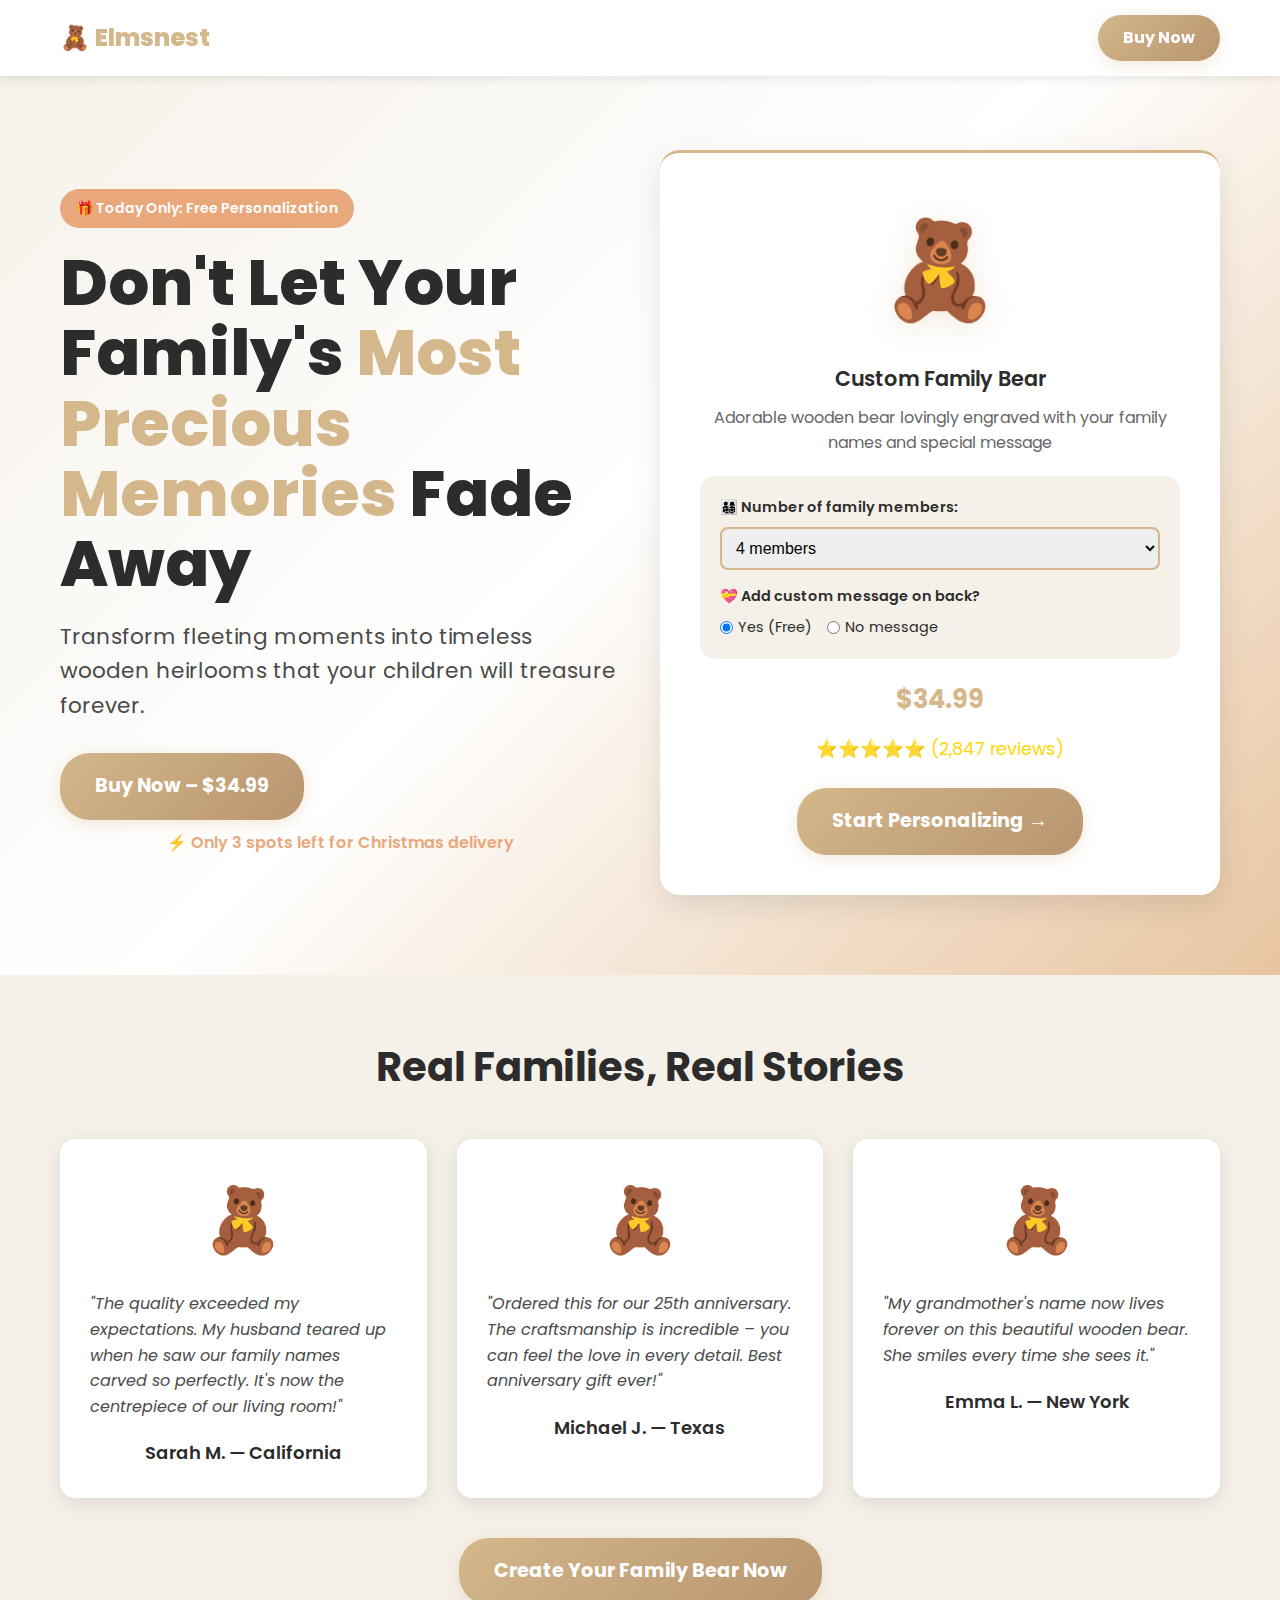
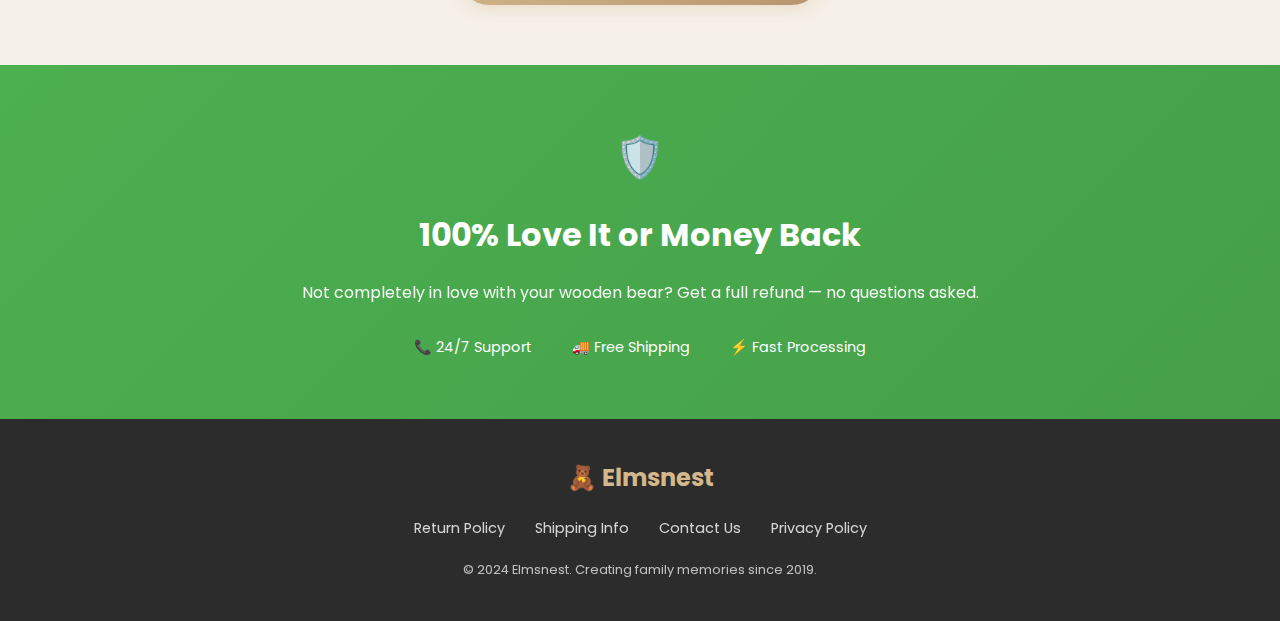
<file: enhanced.html>
<!DOCTYPE html>
<html lang="en">
<head>
    <meta charset="UTF-8">
    <meta name="viewport" content="width=device-width, initial-scale=1.0">
    <title>Elmsnest – Personalized Wooden Family Bears</title>

    <!-- SEO & Social Sharing -->
    <meta name="description" content="Transform precious family memories into beautiful wooden bears. Personalized engraving, lifetime guarantee, free shipping.">
    <meta property="og:title" content="Elmsnest – Personalized Wooden Family Bears">
    <meta property="og:description" content="Don't let your family's most precious memories fade away. Transform fleeting moments into timeless wooden heirlooms.">
    <meta property="og:type" content="website">
    <meta property="og:url" content="https://yourdomain.com/">
    <meta property="og:image" content="https://yourcdn.com/og_elmsnest.jpg">

    <!-- Fonts -->
    <link href="https://fonts.googleapis.com/css2?family=Poppins:wght@300;400;500;600;700&display=swap" rel="stylesheet">

    <!-- Styles – leaving inline for self-contained demo (consider extracting to styles.css) -->
    <style>
        /* CSS reset + variables */
        *{margin:0;padding:0;box-sizing:border-box}body{font-family:'Poppins',-apple-system,BlinkMacSystemFont,'Segoe UI',sans-serif;line-height:1.6;color:#2c2c2c;font-size:18px}:root{--gold:#D4B78B;--amber:#E8C5A0;--cream:#F5F0E8;--bronze:#B8956F;--coral:#E8A87C;--sage:#A8B5A0;--dark:#2c2c2c;--gray:#4a4a4a}
        /* Animations */
        @keyframes pulse{0%,100%{transform:scale(1)}50%{transform:scale(1.02)}}@keyframes pulse-icon{0%,100%{transform:scale(1);opacity:1}50%{transform:scale(1.1);opacity:0.8}}
        /* Layout helpers */
        .container{max-width:1200px;margin:0 auto;padding:0 20px}
        .section{padding:60px 0}
        .grid{display:grid;grid-template-columns:repeat(auto-fit,minmax(300px,1fr));gap:30px}
        /* Hero */
        .hero{background:linear-gradient(135deg,var(--cream),#fff,var(--amber));padding:150px 0 80px;min-height:100vh}
        .hero-grid{display:grid;grid-template-columns:1fr 1fr;gap:40px;align-items:center}
        .badge{background:var(--coral);color:white;padding:8px 16px;border-radius:20px;font-size:14px;font-weight:600;display:inline-block;margin-bottom:20px;animation:pulse 2s infinite}
        .hero-title{font-size:clamp(2.5rem,6vw,4rem);font-weight:800;line-height:1.1;margin-bottom:20px;color:var(--dark)}.hero-title .highlight{color:var(--gold)}
        .hero-text{font-size:1.35rem;color:var(--gray);margin-bottom:30px}
        /* CTA */
        .cta-btn{background:linear-gradient(135deg,var(--gold),var(--bronze));color:white;padding:18px 35px;border-radius:30px;text-decoration:none;font-weight:700;font-size:1.2rem;text-align:center;transition:all 0.3s;box-shadow:0 4px 15px rgba(212,183,139,0.3);display:inline-block;animation:pulse 3s infinite}
        .cta-btn:hover{transform:translateY(-2px);box-shadow:0 6px 20px rgba(212,183,139,0.4)}
        .urgency{font-size:1rem;color:var(--coral);text-align:center;font-weight:600;margin-top:10px}
        /* Product card */
        .product-card{background:white;border-radius:20px;padding:40px;box-shadow:0 10px 30px rgba(0,0,0,0.1);text-align:center;border-top:3px solid var(--gold)}
        .product-emoji{font-size:6rem;margin-bottom:15px;filter:drop-shadow(0 5px 15px rgba(212,183,139,0.3))}
        .product-title{font-size:1.3rem;font-weight:600;color:var(--dark);margin-bottom:10px}
        .product-desc{color:#666;margin-bottom:20px;font-size:1rem}
        .price{font-size:1.6rem;font-weight:700;color:var(--gold);margin-bottom:15px}
        .stars{color:#ffd700;font-size:1.1rem;margin-bottom:10px}
        /* Sticky offer bar */
        .sticky-bar{position:fixed;top:0;left:0;right:0;background:linear-gradient(135deg,var(--coral),var(--gold));color:white;text-align:center;padding:12px;z-index:1000;transform:translateY(-100%);transition:transform 0.3s}
        .sticky-bar.show{transform:translateY(0)}
        /* Cards */
        .card{background:white;padding:30px;border-radius:15px;box-shadow:0 5px 20px rgba(0,0,0,0.1);transition:transform 0.3s}.card:hover{transform:translateY(-5px)}
        .testimonial{font-style:italic;color:var(--gray);margin-bottom:20px;line-height:1.6;font-size:1rem}
        /* Responsive tweaks */
        @media(max-width:768px){.hero-grid{grid-template-columns:1fr;text-align:center}.hero{padding:60px 0}.product-card{margin-top:40px}}
    </style>
</head>
<body>
<header style="background:white;box-shadow:0 2px 10px rgba(0,0,0,0.1);position:fixed;top:0;left:0;right:0;z-index:1001;padding:15px 0;">
    <div class="container" style="display:flex;justify-content:space-between;align-items:center;">
        <div style="font-size:1.5rem;font-weight:800;color:var(--gold);">🧸 Elmsnest</div>
        <a href="#buy" class="cta-btn" style="padding:10px 25px;font-size:1rem;animation:none;">Buy Now</a>
    </div>
</header>

<!-- Sticky Offer Bar -->
<div id="sticky-bar" class="sticky-bar">
    🔥 <span id="timer">20% OFF Ends Tonight</span> + Free Gift Box - Limited Time!
    <button onclick="closeStickyBar()" style="background:none;border:none;color:white;margin-left:20px;cursor:pointer;font-size:1.2rem;">✕</button>
</div>

<!-- Hero -->
<section class="hero">
    <div class="container">
        <div class="hero-grid">
            <div>
                <div class="badge">🎁 Today Only: Free Personalization</div>
                <h1 class="hero-title">Don't Let Your Family's <span class="highlight">Most Precious Memories</span> Fade Away</h1>
                <p class="hero-text">Transform fleeting moments into timeless wooden heirlooms that your children will treasure forever.</p>
                <a href="#buy" class="cta-btn">Buy Now – $34.99</a>
                <div class="urgency" id="urgency">⚡ Only 3 spots left for Christmas delivery</div>
            </div>
            <div class="product-card" id="buy">
                <div class="product-emoji">🧸</div>
                <h3 class="product-title">Custom Family Bear</h3>
                <p class="product-desc">Adorable wooden bear lovingly engraved with your family names and special message</p>
                <div style="background:var(--cream);padding:20px;border-radius:15px;margin:20px 0;text-align:left;font-size:0.9rem;">
                    <label style="font-weight:600;color:var(--dark);display:block;margin-bottom:8px;">👨‍👩‍👧‍👦 Number of family members:</label>
                    <select style="width:100%;padding:10px;border:2px solid var(--gold);border-radius:8px;font-size:1rem;">
                        <option>2 members</option>
                        <option>3 members</option>
                        <option selected>4 members</option>
                        <option>5 members</option>
                        <option>6 members</option>
                    </select>
                    <label style="font-weight:600;color:var(--dark);display:block;margin:15px 0 8px;">💝 Add custom message on back?</label>
                    <div style="display:flex;gap:15px;">
                        <label style="display:flex;align-items:center;gap:5px;cursor:pointer;"><input type="radio" name="message" value="yes" checked> Yes (Free)</label>
                        <label style="display:flex;align-items:center;gap:5px;cursor:pointer;"><input type="radio" name="message" value="no"> No message</label>
                    </div>
                </div>
                <div class="price">$34.99</div>
                <div class="stars">⭐⭐⭐⭐⭐ (2,847 reviews)</div>
                <a href="#" class="cta-btn" style="margin-top:15px;">Start Personalizing →</a>
            </div>
        </div>
    </div>
</section>

<!-- Testimonials -->
<section class="section" style="background:var(--cream);">
    <div class="container">
        <h2 style="text-align:center;font-size:2.5rem;font-weight:700;margin-bottom:40px;color:var(--dark);">Real Families, Real Stories</h2>
        <div class="grid">
            <div class="card">
                <div style="font-size:4rem;text-align:center;margin-bottom:20px;">🧸</div>
                <p class="testimonial">"The quality exceeded my expectations. My husband teared up when he saw our family names carved so perfectly. It's now the centrepiece of our living room!"</p>
                <div style="text-align:center;font-weight:600;">Sarah M. — California</div>
            </div>
            <div class="card">
                <div style="font-size:4rem;text-align:center;margin-bottom:20px;">🧸</div>
                <p class="testimonial">"Ordered this for our 25th anniversary. The craftsmanship is incredible – you can feel the love in every detail. Best anniversary gift ever!"</p>
                <div style="text-align:center;font-weight:600;">Michael J. — Texas</div>
            </div>
            <div class="card">
                <div style="font-size:4rem;text-align:center;margin-bottom:20px;">🧸</div>
                <p class="testimonial">"My grandmother's name now lives forever on this beautiful wooden bear. She smiles every time she sees it."</p>
                <div style="text-align:center;font-weight:600;">Emma L. — New York</div>
            </div>
        </div>
        <div style="text-align:center;margin-top:40px;">
            <a href="#buy" class="cta-btn">Create Your Family Bear Now</a>
        </div>
    </div>
</section>

<!-- Guarantee -->
<section style="background:linear-gradient(135deg,#4CAF50,#45a049);color:white;padding:60px 0;text-align:center;">
    <div class="container">
        <div style="font-size:2.5rem;margin-bottom:20px;">🛡️</div>
        <h2 style="font-size:2rem;font-weight:700;margin-bottom:20px;">100% Love It or Money Back</h2>
        <p style="font-size:1rem;margin-bottom:30px;opacity:0.95;">Not completely in love with your wooden bear? Get a full refund — no questions asked.</p>
        <div style="display:flex;justify-content:center;gap:40px;flex-wrap:wrap;font-size:0.9rem;">
            <div>📞 24/7 Support</div>
            <div>🚚 Free Shipping</div>
            <div>⚡ Fast Processing</div>
        </div>
    </div>
</section>

<!-- Footer -->
<footer style="background:#2c2c2c;color:white;padding:40px 0;text-align:center;">
    <div class="container">
        <div style="font-size:1.5rem;font-weight:700;color:var(--gold);margin-bottom:20px;">🧸 Elmsnest</div>
        <div style="display:flex;justify-content:center;gap:30px;margin-bottom:20px;flex-wrap:wrap;font-size:0.9rem;">
            <a href="#" style="color:white;text-decoration:none;opacity:0.8;">Return Policy</a>
            <a href="#" style="color:white;text-decoration:none;opacity:0.8;">Shipping Info</a>
            <a href="#" style="color:white;text-decoration:none;opacity:0.8;">Contact Us</a>
            <a href="#" style="color:white;text-decoration:none;opacity:0.8;">Privacy Policy</a>
        </div>
        <div style="font-size:0.8rem;opacity:0.7;">© 2024 Elmsnest. Creating family memories since 2019.</div>
    </div>
</footer>

<!-- Mobile CTA -->
<div id="mobile-cta" style="position:fixed;bottom:0;left:0;right:0;background:linear-gradient(135deg,var(--gold),var(--bronze));padding:15px 20px;z-index:1000;box-shadow:0 -5px 20px rgba(0,0,0,0.2);transform:translateY(100%);transition:transform 0.3s;display:none;">
    <div style="display:flex;align-items:center;justify-content:space-between;max-width:400px;margin:0 auto;">
        <div style="color:white;"><div style="font-weight:700;font-size:1.1rem;">$34.99</div><div style="font-size:0.8rem;opacity:0.9;">Free shipping + Gift box</div></div>
        <a href="#buy" style="background:white;color:var(--gold);padding:12px 24px;border-radius:25px;text-decoration:none;font-weight:700;">Buy Now 🛒</a>
    </div>
</div>

<script>
function updateTimer(){const now=new Date();const end=new Date();end.setHours(23,59,59,999);const diff=end-now;const hours=Math.floor(diff/(1000*60*60));const mins=Math.floor((diff%(1000*60*60))/(1000*60));document.getElementById('timer').textContent=`20% OFF Ends in ${hours}h ${mins}m`}
function updateLiveCounters(){const familiesElement=document.getElementById('families');const todayElement=document.getElementById('today');const viewersElement=document.getElementById('viewers');const lastPurchaseElement=document.getElementById('last-purchase');const now=new Date();const baseFamilies=12847;const baseToday=23;if(familiesElement){familiesElement.textContent=(baseFamilies+Math.floor(now.getMinutes()/10)).toLocaleString()}if(todayElement){todayElement.textContent=baseToday+Math.floor(now.getHours()/2)}if(viewersElement){viewersElement.textContent=Math.floor(Math.random()*8)+18}if(lastPurchaseElement){const locations=['Texas','California','New York','Florida','Illinois','Ohio','Georgia','Michigan'];const times=['1 min ago','2 min ago','3 min ago','4 min ago','5 min ago'];lastPurchaseElement.textContent=`${times[Math.floor(Math.random()*times.length)]} from ${locations[Math.floor(Math.random()*locations.length)]}`}}
function showLiveActivity(){const activities=["Sarah from California just ordered a Family Bear","Michael from Texas ordered 2 Custom Bears","Emma from New York just purchased a Wooden Bear","David from Florida ordered a Personalized Bear"];const times=["2 minutes ago","5 minutes ago","8 minutes ago","12 minutes ago"];let notification=document.getElementById('live-notification');if(!notification){notification=document.createElement('div');notification.id='live-notification';notification.style.cssText=`position:fixed;bottom:20px;left:20px;background:linear-gradient(135deg,#4CAF50,#45a049);color:white;padding:15px 20px;border-radius:10px;box-shadow:0 5px 20px rgba(0,0,0,0.2);z-index:1000;font-size:0.9rem;max-width:300px;transform:translateX(-120%);transition:transform 0.3s`;
    document.body.appendChild(notification);}notification.innerHTML=`<div style="display:flex;align-items:center;gap:10px"><span style="font-size:1.2rem">🔥</span><div><div style="font-weight:600;margin-bottom:2px">${activities[Math.floor(Math.random()*activities.length)]}</div><div style="font-size:0.8rem;opacity:0.9">${times[Math.floor(Math.random()*times.length)]}</div></div></div>`;notification.style.transform='translateX(0)';setTimeout(()=>{notification.style.transform='translateX(-120%)'},4000)}
function closeStickyBar(){document.getElementById('sticky-bar').style.display='none'}
function initMobileCTA(){const cta=document.getElementById('mobile-cta');const hero=document.querySelector('.hero');if(window.innerWidth<=768){cta.style.display='block';const observer=new IntersectionObserver(entries=>{entries.forEach(entry=>{cta.style.transform=entry.isIntersecting?'translateY(100%)':'translateY(0)'})},{threshold:0.1});observer.observe(hero)}}
function showStickyBar(){const bar=document.getElementById('sticky-bar');const hero=document.querySelector('.hero');const observer=new IntersectionObserver(entries=>{entries.forEach(entry=>{bar.classList.toggle('show',!entry.isIntersecting)})},{threshold:0.1});observer.observe(hero)}
setInterval(updateTimer,60000);setInterval(updateLiveCounters,15000);setInterval(showLiveActivity,25000);document.addEventListener('DOMContentLoaded',()=>{updateTimer();updateLiveCounters();initMobileCTA();showStickyBar();setTimeout(showLiveActivity,5000)});window.addEventListener('resize',initMobileCTA);
</script>
</body>
</html>
</file>
